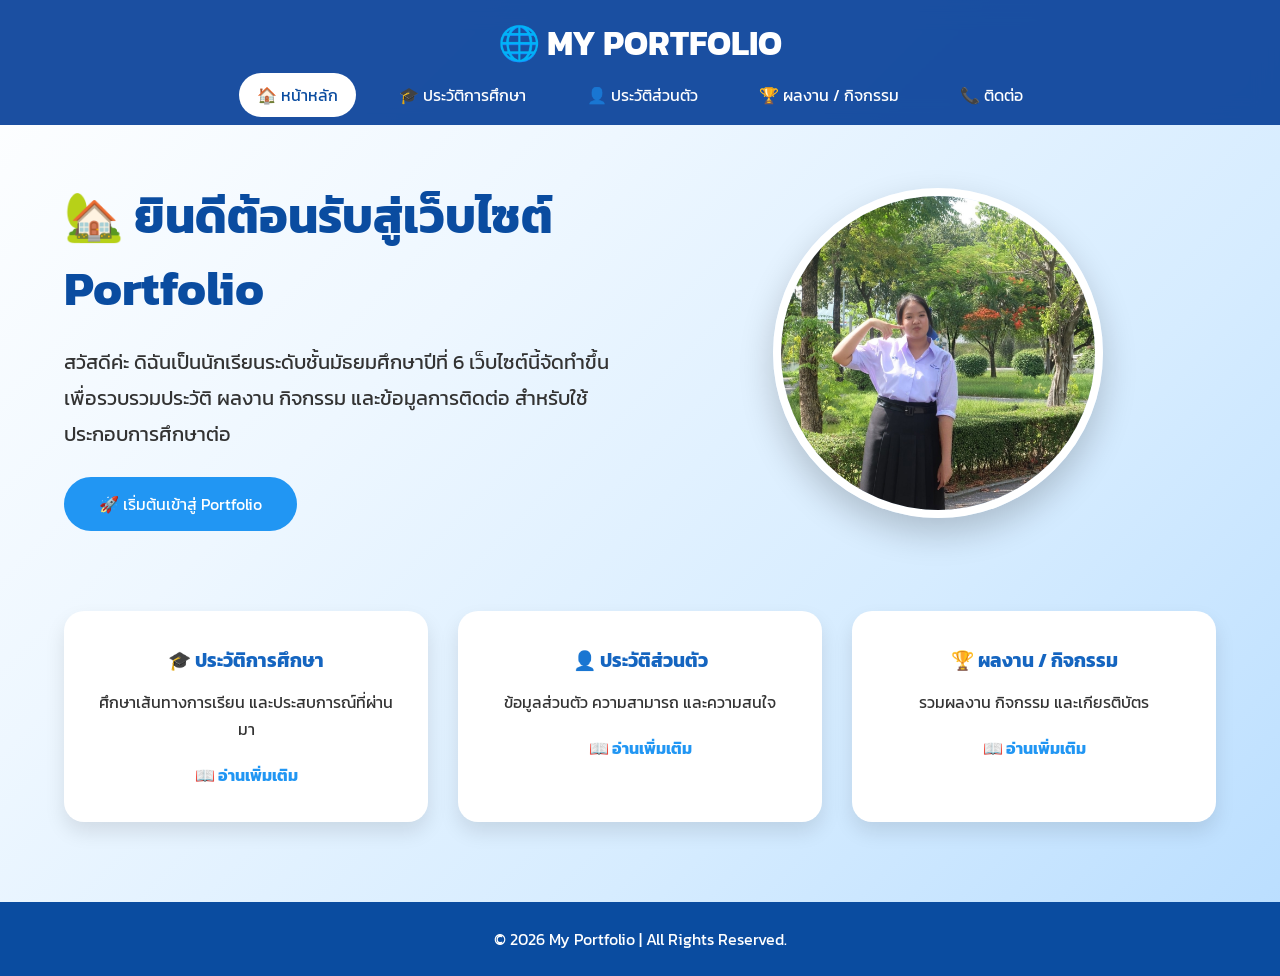
<file: index.html>
<!DOCTYPE html>
<html lang="th">
<head>
    <meta charset="UTF-8">
    <meta name="viewport" content="width=device-width, initial-scale=1.0">

    <title>Portfolio | หน้าหลัก</title>

    <!-- Google Font -->
    <link href="https://fonts.googleapis.com/css2?family=Kanit:wght@300;400;500;700&display=swap" rel="stylesheet">

    <!-- CSS -->
    <link rel="stylesheet" href="css/style.css">
</head>

<body>

<div id="weather-container"></div>

<!-- Header -->
<header>

    <h1 class="logo">🌐 MY PORTFOLIO</h1>

    <nav>
        <ul>
            <li><a class="active" href="index.html">🏠 หน้าหลัก</a></li>
            <li><a href="history.html">🎓 ประวัติการศึกษา</a></li>
            <li><a href="profile.html">👤 ประวัติส่วนตัว</a></li>
            <li><a href="activities.html">🏆 ผลงาน / กิจกรรม</a></li>
            <li><a href="contact.html">📞 ติดต่อ</a></li>
        </ul>
    </nav>

</header>

<!-- Hero -->
<section class="hero">

    <div class="hero-text">

        <h2>🏡 ยินดีต้อนรับสู่เว็บไซต์ Portfolio</h2>

        <p>
            สวัสดีค่ะ ดิฉันเป็นนักเรียนระดับชั้นมัธยมศึกษาปีที่ 6
            เว็บไซต์นี้จัดทำขึ้นเพื่อรวบรวมประวัติ ผลงาน กิจกรรม
            และข้อมูลการติดต่อ สำหรับใช้ประกอบการศึกษาต่อ
        </p>

        <a href="profile.html" class="btn">
            🚀 เริ่มต้นเข้าสู่ Portfolio
        </a>

    </div>

    <div class="hero-image">
        <img src="images/profile5.jpg" alt="Profile">
    </div>

</section>

<!-- Cards -->
<section class="cards">

    <div class="card">
        <h3>🎓 ประวัติการศึกษา</h3>
        <p>ศึกษาเส้นทางการเรียน และประสบการณ์ที่ผ่านมา</p>
        <a href="history.html">📖 อ่านเพิ่มเติม</a>
    </div>

    <div class="card">
        <h3>👤 ประวัติส่วนตัว</h3>
        <p>ข้อมูลส่วนตัว ความสามารถ และความสนใจ</p>
        <a href="profile.html">📖 อ่านเพิ่มเติม</a>
    </div>

    <div class="card">
        <h3>🏆 ผลงาน / กิจกรรม</h3>
        <p>รวมผลงาน กิจกรรม และเกียรติบัตร</p>
        <a href="activities.html">📖 อ่านเพิ่มเติม</a>
    </div>

</section>

<!-- Footer -->
<footer>
    <p>© 2026 My Portfolio | All Rights Reserved.</p>
</footer>

<!-- JavaScript -->
<script src="js/script.js"></script>

</body>
</html>
</file>
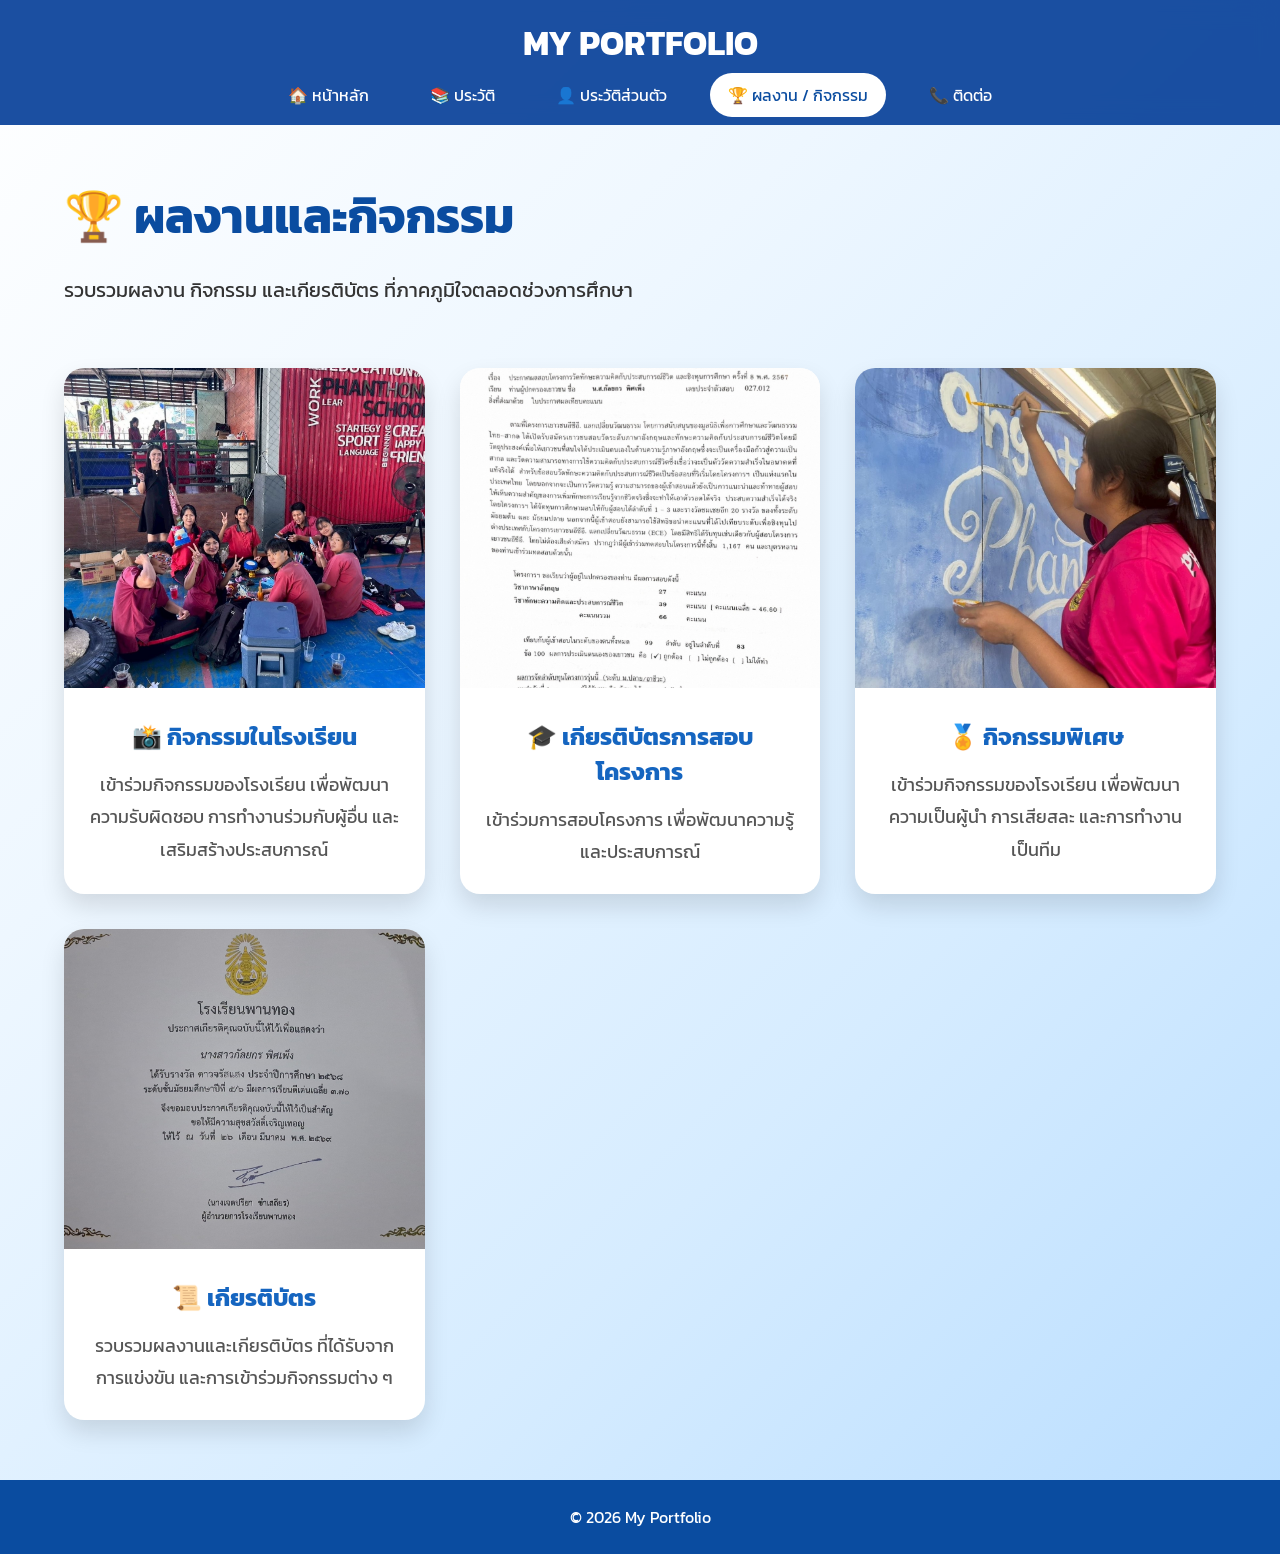
<file: activities.html>
<!DOCTYPE html>
<html lang="th">
<head>

<meta charset="UTF-8">
<meta name="viewport" content="width=device-width, initial-scale=1.0">

<title>Portfolio | ผลงาน / กิจกรรม</title>

<link rel="stylesheet" href="css/style.css">

</head>

<body>

<div id="weather-container"></div>

<header>

<h1 class="logo">MY PORTFOLIO</h1>

<nav>
<ul>

<li><a href="index.html">🏠 หน้าหลัก</a></li>

<li><a href="history.html">📚 ประวัติ</a></li>

<li><a href="profile.html">👤 ประวัติส่วนตัว</a></li>

<li><a class="active" href="activities.html">🏆 ผลงาน / กิจกรรม</a></li>

<li><a href="contact.html">📞 ติดต่อ</a></li>

</ul>
</nav>

</header>

<section class="hero">

<div class="hero-text">

<h2>🏆 ผลงานและกิจกรรม</h2>

<p>
รวบรวมผลงาน กิจกรรม และเกียรติบัตร
ที่ภาคภูมิใจตลอดช่วงการศึกษา
</p>

</div>

</section>

<section class="portfolio-gallery">

<!-- กิจกรรมในโรงเรียน -->
<div class="portfolio-card">

<img src="images/profile13.jpg" alt="กิจกรรมในโรงเรียน">

<div class="portfolio-info">

<h3>📸 กิจกรรมในโรงเรียน</h3>

<p>
เข้าร่วมกิจกรรมของโรงเรียน
เพื่อพัฒนาความรับผิดชอบ
การทำงานร่วมกับผู้อื่น
และเสริมสร้างประสบการณ์
</p>

</div>

</div>

<!-- สอบโครงการ -->
<div class="portfolio-card">

<img src="images/profile7.jpg" alt="สอบโครงการ">

<div class="portfolio-info">

<h3>🎓 เกียรติบัตรการสอบโครงการ</h3>

<p>
เข้าร่วมการสอบโครงการ
เพื่อพัฒนาความรู้และประสบการณ์
</p>

</div>

</div>

<!-- กิจกรรมพิเศษ -->
<div class="portfolio-card">

<img src="images/profile15.jpg" alt="กิจกรรมพิเศษ">

<div class="portfolio-info">

<h3>🏅 กิจกรรมพิเศษ</h3>

<p>
เข้าร่วมกิจกรรมของโรงเรียน
เพื่อพัฒนาความเป็นผู้นำ
การเสียสละ และการทำงานเป็นทีม
</p>

</div>

</div>

<!-- เกียรติบัตร -->
<div class="portfolio-card">

<img src="images/profile12.jpg" alt="เกียรติบัตร">

<div class="portfolio-info">

<h3>📜 เกียรติบัตร</h3>

<p>
รวบรวมผลงานและเกียรติบัตร
ที่ได้รับจากการแข่งขัน
และการเข้าร่วมกิจกรรมต่าง ๆ
</p>

</div>

</div>

</section>

<footer>

<p>© 2026 My Portfolio</p>

</footer>

<script src="js/script.js"></script>

</body>
</html>
</file>
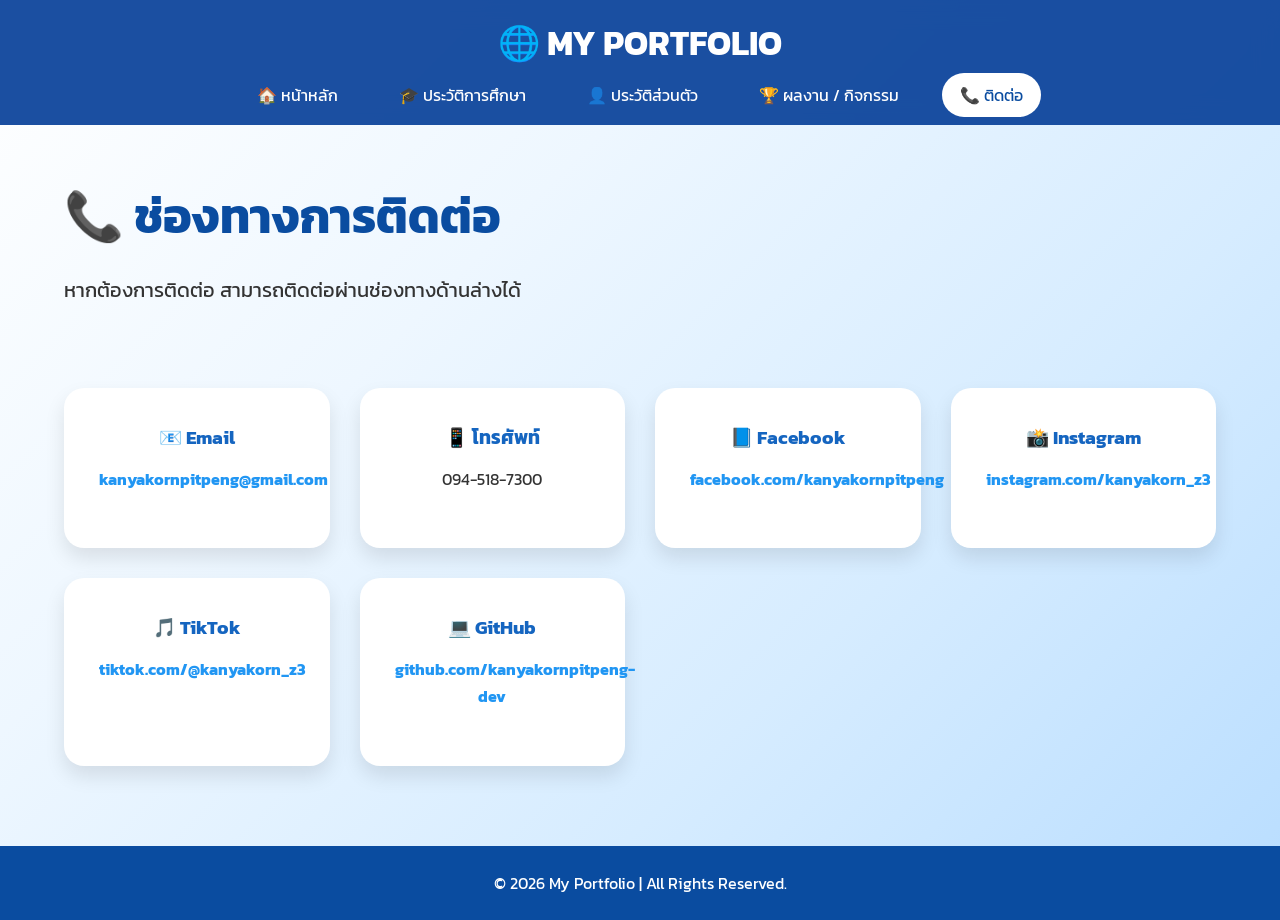
<file: contact.html>
<!DOCTYPE html>
<html lang="th">
<head>

<meta charset="UTF-8">
<meta name="viewport" content="width=device-width, initial-scale=1.0">

<title>Portfolio | ติดต่อ</title>

<link rel="stylesheet" href="css/style.css">

</head>

<body>

<div id="weather-container"></div>

<header>

<h1 class="logo">🌐 MY PORTFOLIO</h1>

<nav>

<ul>

<li><a href="index.html">🏠 หน้าหลัก</a></li>

<li><a href="history.html">🎓 ประวัติการศึกษา</a></li>

<li><a href="profile.html">👤 ประวัติส่วนตัว</a></li>

<li><a href="activities.html">🏆 ผลงาน / กิจกรรม</a></li>

<li><a class="active" href="contact.html">📞 ติดต่อ</a></li>

</ul>

</nav>

</header>

<section class="hero">

<div class="hero-text">

<h2>📞 ช่องทางการติดต่อ</h2>

<p>
หากต้องการติดต่อ สามารถติดต่อผ่านช่องทางด้านล่างได้
</p>

</div>

</section>

<section class="cards">

<div class="card">

<h3>📧 Email</h3>

<p>
<a href="mailto:kanyakornpitpeng@gmail.com">
kanyakornpitpeng@gmail.com
</a>
</p>

</div>

<div class="card">

<h3>📱 โทรศัพท์</h3>

<p>094-518-7300</p>

</div>

<div class="card">

<h3>📘 Facebook</h3>

<p>
<a href="https://facebook.com/kanyakorn pitpeng" target="_blank">
facebook.com/kanyakornpitpeng
</a>
</p>

</div>

<div class="card">

<h3>📸 Instagram</h3>

<p>
<a href="https://www.instagram.com/kanyakorn_z3/" target="_blank">
instagram.com/kanyakorn_z3
</a>
</p>

</div>

<div class="card">

<h3>🎵 TikTok</h3>

<p>
<a href="https://www.tiktok.com/@kanyakorn_z3" target="_blank">
tiktok.com/@kanyakorn_z3
</a>
</p>

</div>

<div class="card">

<h3>💻 GitHub</h3>

<p>
<a href="https://github.com/kanyakornpitpeng-dev" target="_blank">
github.com/kanyakornpitpeng-dev
</a>
</p>

</div>

</section>

<footer>

<p>
© 2026 My Portfolio | All Rights Reserved.
</p>

</footer>

<script src="js/script.js"></script>

</body>
</html>
</file>
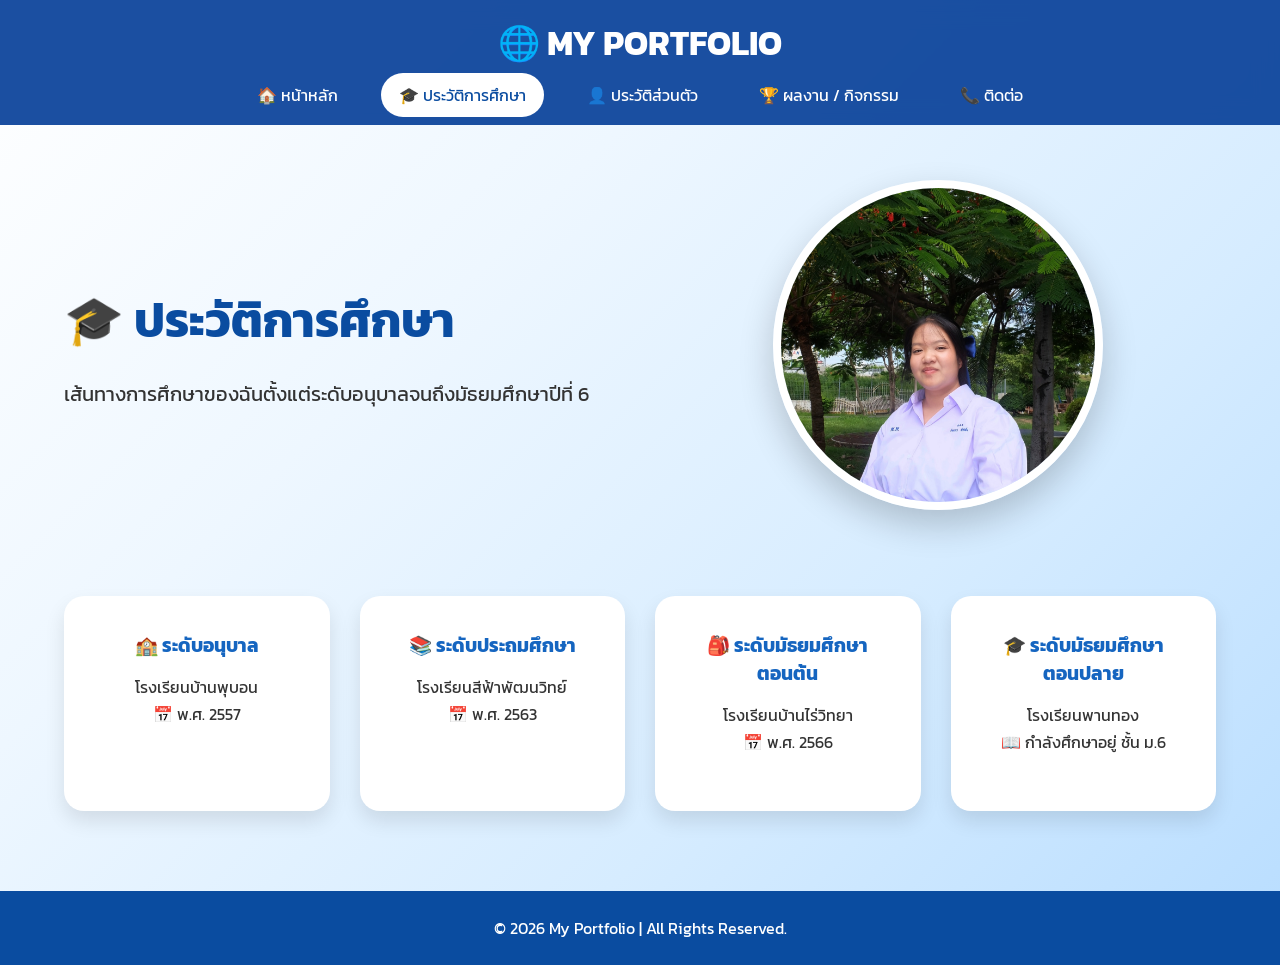
<file: history.html>
<!DOCTYPE html>
<html lang="th">
<head>
    <meta charset="UTF-8">
    <meta name="viewport" content="width=device-width, initial-scale=1.0">
    <title>Portfolio | ประวัติการศึกษา</title>

    <link rel="stylesheet" href="css/style.css">
</head>

<body>

<div id="weather-container"></div>

<header>

    <h1 class="logo">🌐 MY PORTFOLIO</h1>

    <nav>
        <ul>
            <li><a href="index.html">🏠 หน้าหลัก</a></li>
            <li><a class="active" href="history.html">🎓 ประวัติการศึกษา</a></li>
            <li><a href="profile.html">👤 ประวัติส่วนตัว</a></li>
            <li><a href="activities.html">🏆 ผลงาน / กิจกรรม</a></li>
            <li><a href="contact.html">📞 ติดต่อ</a></li>
        </ul>
    </nav>

</header>

<section class="hero">

    <div class="hero-text">

        <h2>🎓 ประวัติการศึกษา</h2>

        <p>
            เส้นทางการศึกษาของฉันตั้งแต่ระดับอนุบาลจนถึงมัธยมศึกษาปีที่ 6
        </p>

    </div>

    <div class="hero-image">
        <img src="images/profile16.jpg" alt="รูปโปรไฟล์">
    </div>

</section>

<section class="cards">

    <div class="card">

        <h3>🏫 ระดับอนุบาล</h3>

        <p>
            โรงเรียนบ้านพุบอน
            <br>
            📅 พ.ศ. 2557
        </p>

    </div>

    <div class="card">

        <h3>📚 ระดับประถมศึกษา</h3>

        <p>
            โรงเรียนสีฟ้าพัฒนวิทย์
            <br>
            📅 พ.ศ. 2563
        </p>

    </div>

    <div class="card">

        <h3>🎒 ระดับมัธยมศึกษาตอนต้น</h3>

        <p>
            โรงเรียนบ้านไร่วิทยา
            <br>
            📅 พ.ศ. 2566
        </p>

    </div>

    <div class="card">

        <h3>🎓 ระดับมัธยมศึกษาตอนปลาย</h3>

        <p>
            โรงเรียนพานทอง
            <br>
            📖 กำลังศึกษาอยู่ ชั้น ม.6
        </p>

    </div>

</section>

<footer>

    <p>© 2026 My Portfolio | All Rights Reserved.</p>

</footer>

<script src="js/script.js"></script>

</body>
</html>
</file>
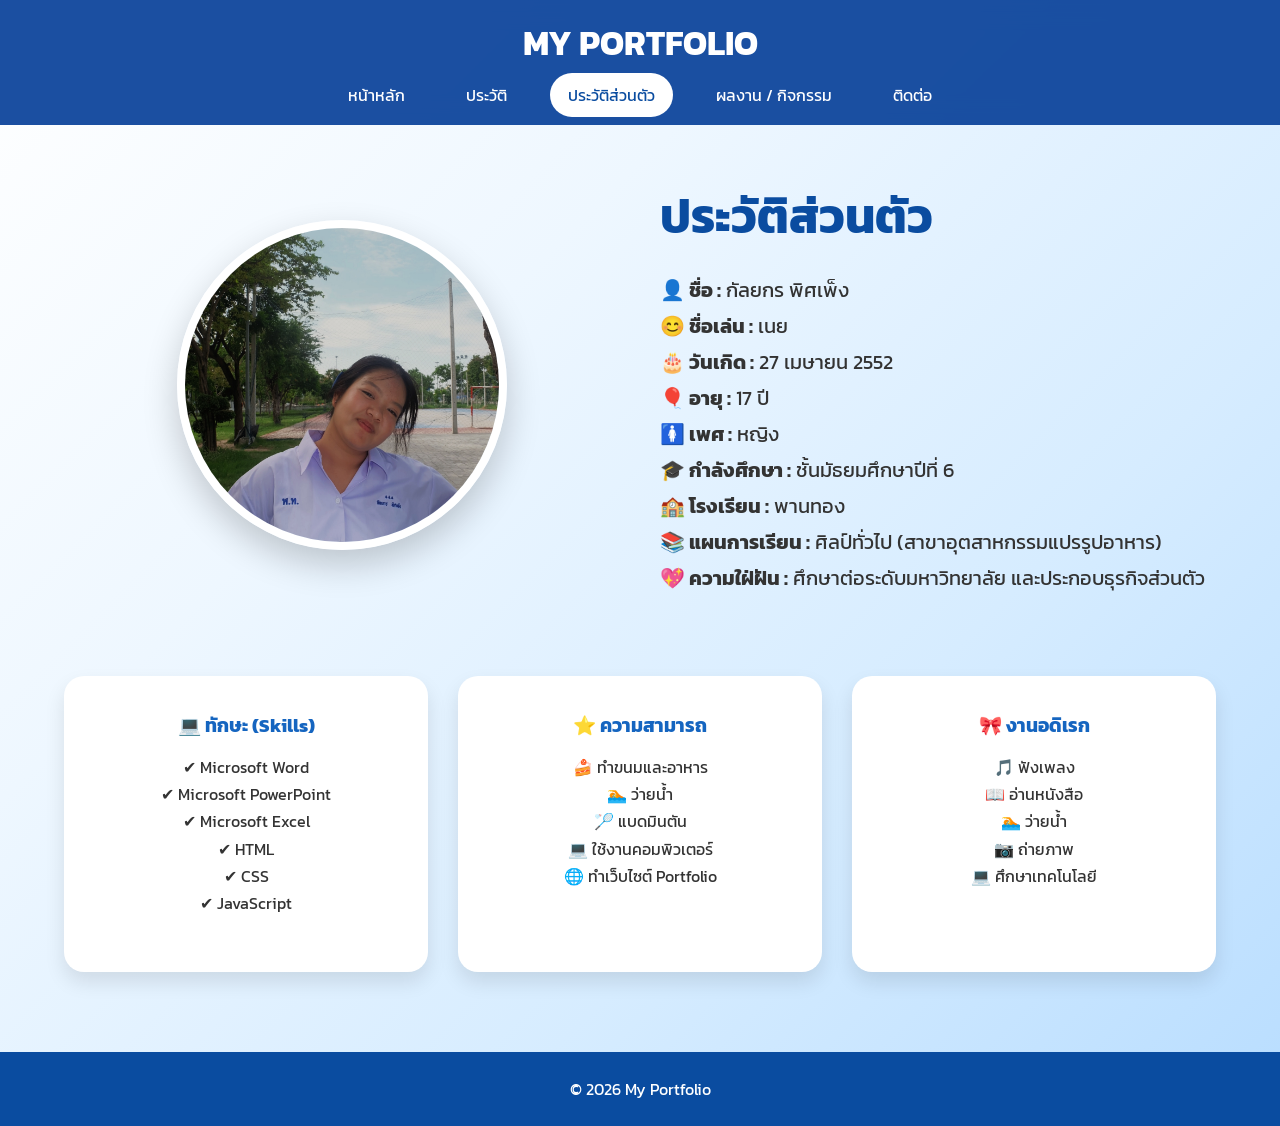
<file: profile.html>
<!DOCTYPE html>
<html lang="th">
<head>

<meta charset="UTF-8">
<meta name="viewport" content="width=device-width, initial-scale=1.0">

<title>Portfolio | ประวัติส่วนตัว</title>

<link rel="stylesheet" href="css/style.css">

</head>

<body>

<div id="weather-container"></div>

<header>

<h1 class="logo"> MY PORTFOLIO</h1>

<nav>

<ul>

<li><a href="index.html">หน้าหลัก</a></li>

<li><a href="history.html">ประวัติ</a></li>

<li><a class="active" href="profile.html">ประวัติส่วนตัว</a></li>

<li><a href="activities.html">ผลงาน / กิจกรรม</a></li>

<li><a href="contact.html">ติดต่อ</a></li>

</ul>

</nav>

</header>

<section class="hero">

<div class="hero-image">

<img src="images/profile4.jpg" alt="Profile">

</div>

<div class="hero-text">

<h2>ประวัติส่วนตัว</h2>

<p><strong>👤 ชื่อ :</strong> กัลยกร พิศเพ็ง</p>

<p><strong>😊 ชื่อเล่น :</strong> เนย</p>

<p><strong>🎂 วันเกิด :</strong> 27 เมษายน 2552</p>

<p><strong>🎈 อายุ :</strong> 17 ปี</p>

<p><strong>🚺 เพศ :</strong> หญิง</p>

<p><strong>🎓 กำลังศึกษา :</strong> ชั้นมัธยมศึกษาปีที่ 6</p>

<p><strong>🏫 โรงเรียน :</strong> พานทอง</p>

<p><strong>📚 แผนการเรียน :</strong> ศิลป์ทั่วไป (สาขาอุตสาหกรรมแปรรูปอาหาร)</p>

<p><strong>💖 ความใฝ่ฝัน :</strong> ศึกษาต่อระดับมหาวิทยาลัย และประกอบธุรกิจส่วนตัว</p>

</div>

</section>

<section class="cards">

<div class="card">

<h3>💻 ทักษะ (Skills)</h3>

<p>

✔ Microsoft Word<br>

✔ Microsoft PowerPoint<br>

✔ Microsoft Excel<br>

✔ HTML<br>

✔ CSS<br>

✔ JavaScript

</p>

</div>

<div class="card">

<h3>⭐ ความสามารถ</h3>

<p>

🍰 ทำขนมและอาหาร<br>

🏊 ว่ายน้ำ<br>

🏸 แบดมินตัน<br>

💻 ใช้งานคอมพิวเตอร์<br>

🌐 ทำเว็บไซต์ Portfolio

</p>

</div>

<div class="card">

<h3>🎀 งานอดิเรก</h3>

<p>

🎵 ฟังเพลง<br>

📖 อ่านหนังสือ<br>

🏊 ว่ายน้ำ<br>

📷 ถ่ายภาพ<br>

💻 ศึกษาเทคโนโลยี

</p>

</div>

</section>

<footer>

<p>© 2026 My Portfolio</p>

</footer>

<script src="js/script.js"></script>

</body>
</html>
</file>
<file: css/style.css>
@import url('https://fonts.googleapis.com/css2?family=Kanit:wght@300;400;500;700&display=swap');

*{
    margin:0;
    padding:0;
    box-sizing:border-box;
    font-family:'Kanit',sans-serif;
}

html{
    scroll-behavior:smooth;
}

body{
    background:linear-gradient(135deg,#ffffff,#eef7ff,#d6ecff,#b8ddff);
    color:#333;
    min-height:100vh;
    overflow-x:hidden;
}



/* ---------- Weather Effects ---------- */

#weather-container{
    position: fixed;
    top: 0;
    left: 0;
    width: 100%;
    height: 100%;
    overflow: hidden;
    pointer-events: none;
    z-index: 9999;
}

.cloud{
    position:absolute;
    animation:cloudMove linear infinite;
}

.raindrop{
    position:absolute;
    top:-80px;
    width:20px;
    animation:rainFall linear forwards;
}

@keyframes rainFall{
    from{
        transform:translateY(-80px);
    }
    to{
        transform:translateY(110vh);
    }
}

@keyframes cloudMove{
    from{
        transform:translateX(-300px);
    }
    to{
        transform:translateX(calc(100vw + 300px));
    }
}

@keyframes lightningFlash{

    0%{opacity:0;}
    20%{opacity:.9;}
    40%{opacity:0;}
    60%{opacity:.8;}
    100%{opacity:0;}

}

/* ---------- Header ---------- */

header{

    position:fixed;

    top:0;

    left:0;

    width:100%;

    background:rgba(8,64,153,.92);

    backdrop-filter:blur(12px);

    padding:18px;

    z-index:1000;

}

.logo{

    text-align:center;

    color:white;

    font-size:34px;

    margin-bottom:15px;

}

/* ---------- Menu ---------- */

nav ul{

    display:flex;

    justify-content:center;

    gap:25px;

    list-style:none;

    flex-wrap:wrap;

}

nav a{

    color:white;

    text-decoration:none;

    padding:10px 18px;

    border-radius:30px;

    transition:.3s;

}

nav a:hover{

    background:white;

    color:#0A4CA0;

}

.active{

    background:white;

    color:#0A4CA0;

}

/* ---------- Hero ---------- */

.hero{

    width:90%;

    margin:auto;

    padding-top:180px;

    display:flex;

    justify-content:space-between;

    align-items:center;

    gap:40px;

    flex-wrap:wrap;

}

.hero-text{

    flex:1;

}

.hero-text h2{

    font-size:48px;

    color:#0A4CA0;

    margin-bottom:20px;

}

.hero-text p{

    font-size:20px;

    line-height:1.8;

}

/* ---------- Button ---------- */

.btn{

    display:inline-block;

    margin-top:25px;

    padding:15px 35px;

    background:#2196F3;

    color:white;

    text-decoration:none;

    border-radius:35px;

    transition:.3s;

}

.btn:hover{

    background:#1565C0;

    transform:translateY(-4px);

}

/* ---------- รูปโปรไฟล์ ---------- */

.hero-image{

    flex:1;

    text-align:center;

}

.hero-image img{

    width:330px;

    height:330px;

    border-radius:50%;

    object-fit:cover;

    border:8px solid white;

    box-shadow:0 15px 35px rgba(0,0,0,.2);

}

/* ---------- Cards ---------- */

.cards{

    width:90%;

    margin:80px auto;

    display:grid;

    grid-template-columns:repeat(auto-fit,minmax(250px,1fr));

    gap:30px;

}

.card{

    background:white;

    border-radius:20px;

    padding:35px;

    text-align:center;

    box-shadow:0 10px 20px rgba(0,0,0,.1);

    transition:.4s;

}

.card:hover{

    transform:translateY(-10px);

}

.card h3{

    color:#1565C0;

    margin-bottom:15px;

}

.card p{

    margin-bottom:20px;

    line-height:1.7;

}

.card a{

    text-decoration:none;

    color:#2196F3;

    font-weight:bold;

}

/* ---------- Footer ---------- */

footer{

    background:#0A4CA0;

    color:white;

    text-align:center;

    padding:25px;

}

/* ---------- Responsive ---------- */

@media(max-width:900px){

.hero{

flex-direction:column-reverse;

text-align:center;

}

.hero-image img{

width:240px;

height:240px;

}

.hero-text h2{

font-size:34px;

}

nav ul{

gap:12px;

}

}
/* ===============================
   Portfolio Gallery
================================ */

.portfolio-gallery{

width:90%;

margin:60px auto;

display:grid;

grid-template-columns:repeat(auto-fit,minmax(330px,1fr));

gap:35px;

}

.portfolio-card{

background:#fff;

border-radius:20px;

overflow:hidden;

box-shadow:0 12px 25px rgba(0,0,0,.12);

transition:.4s;

}

.portfolio-card:hover{

transform:translateY(-10px);

box-shadow:0 20px 40px rgba(0,0,0,.18);

}

.portfolio-card img{

width:100%;

height:320px;

object-fit:cover;

transition:.5s;

}

.portfolio-card:hover img{

transform:scale(1.08);

}

.portfolio-info{

padding:25px;

text-align:center;

}

.portfolio-info h3{

font-size:24px;

color:#1565C0;

margin-bottom:15px;

}

.portfolio-info p{

font-size:18px;

line-height:1.8;

color:#555;

}
</file>
